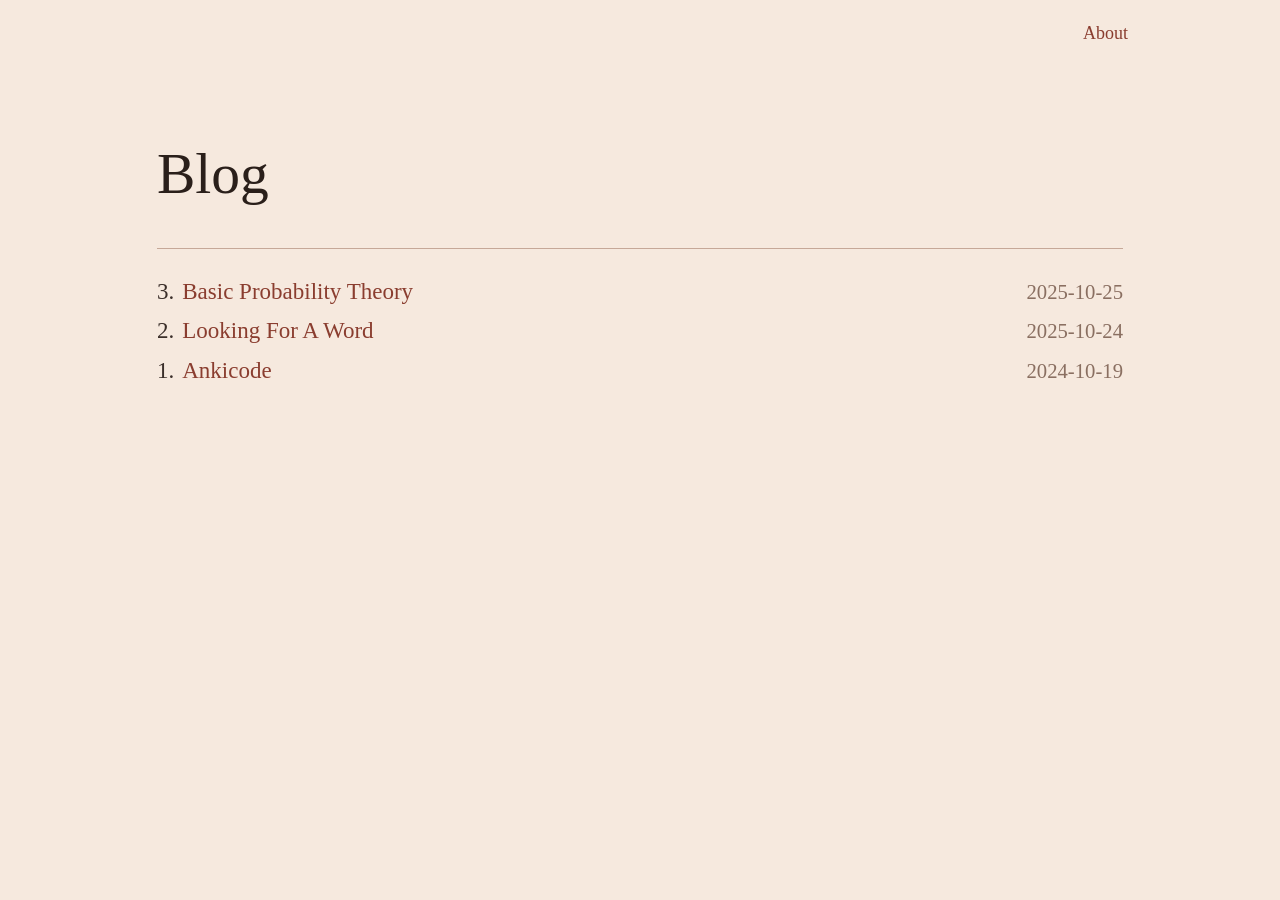
<file: index.html>
<!DOCTYPE html>
<html lang="en">

<head>
    <meta charset="UTF-8">
    <meta name="viewport" content="width=device-width, initial-scale=1.0">
    <title>Blog</title>
    <meta name="description" content="A collection of blog posts on various topics.">
    <link rel="icon" href="/favicon.ico" type="image/x-icon">
    <link rel="stylesheet" href="/pandoc.css">
</head>

<body>
    <a href="/about.html" class="nav-link">About</a>
    <div id="content-wrap">
        <h1>Blog</h1>
        <hr />
        <div>
            <div style="display:flex; flex-wrap:wrap; align-items:baseline; gap:0.5rem;">
                <span>3.</span>
                <a href="./3/Basic-Probability-Theory/">Basic Probability Theory</a>
                <span style="color:#8a6f61; font-size:0.9em; margin-left:auto;">2025-10-25</span>
            </div>
            <div style="display:flex; flex-wrap:wrap; align-items:baseline; gap:0.5rem;">
                <span>2.</span>
                <a href="./2/Looking-For-A-Word/">Looking For A Word</a>
                <span style="color:#8a6f61; font-size:0.9em; margin-left:auto;">2025-10-24</span>
            </div>
            <div style="display:flex; flex-wrap:wrap; align-items:baseline; gap:0.5rem;">
                <span>1.</span>
                <a href="./1/Ankicode/">Ankicode</a>
                <span style="color:#8a6f61; font-size:0.9em; margin-left:auto;">2024-10-19</span>
            </div>
        </div>
    </div>
</body>

</html>
</file>
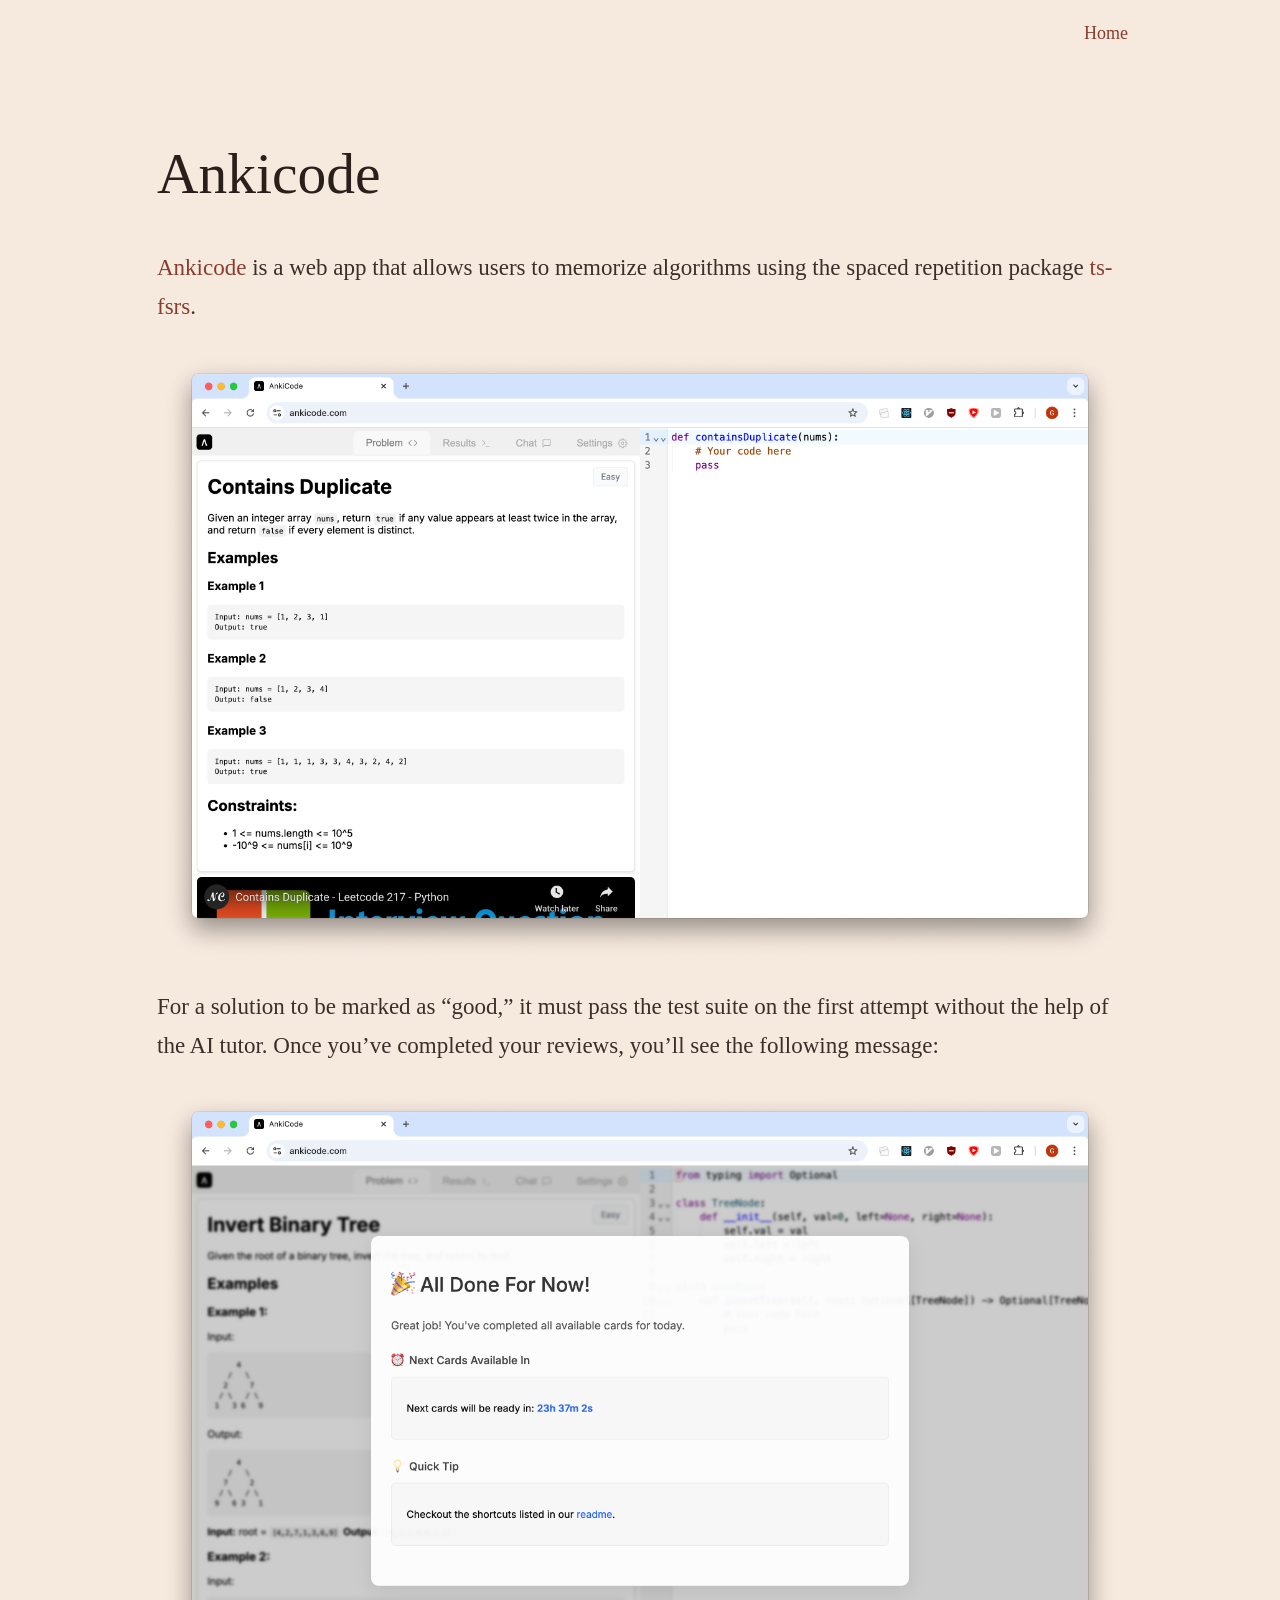
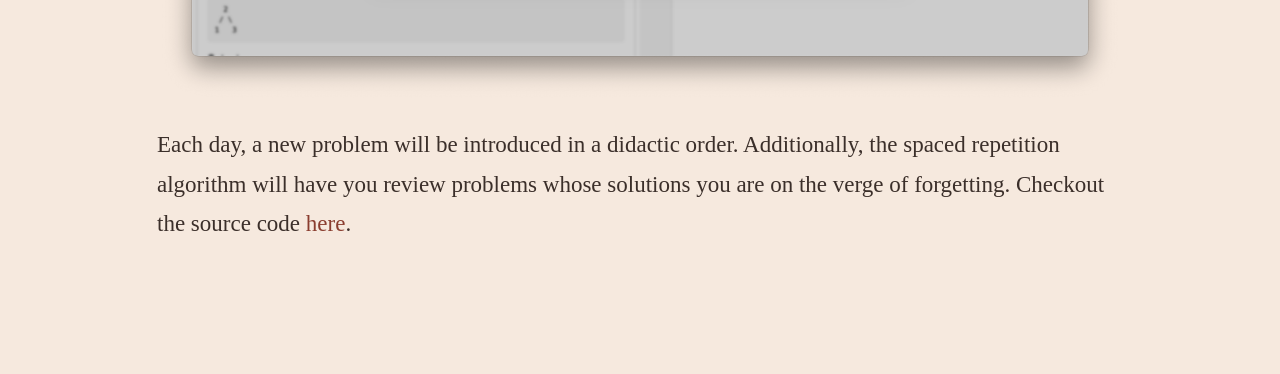
<file: 1/1/index.html>
<!DOCTYPE html>
<html xmlns="http://www.w3.org/1999/xhtml" lang="" xml:lang="">
<head>
  <base href="../" />
  <meta charset="utf-8" />
  <meta name="generator" content="pandoc" />
  <meta name="viewport" content="width=device-width, initial-scale=1.0, user-scalable=yes" />
  <title>1</title>
    <meta name="description" content="# Ankicode  [Ankicode](https://ankicode.com/) is a web app that allows users to memorize algorithms using the spaced repetition package [ts-fsrs](https://github">
  <style>
    code{white-space: pre-wrap;}
    span.smallcaps{font-variant: small-caps;}
    div.columns{display: flex; gap: min(4vw, 1.5em);}
    div.column{flex: auto; overflow-x: auto;}
    div.hanging-indent{margin-left: 1.5em; text-indent: -1.5em;}
    /* The extra [class] is a hack that increases specificity enough to
       override a similar rule in reveal.js */
    ul.task-list[class]{list-style: none;}
    ul.task-list li input[type="checkbox"] {
      font-size: inherit;
      width: 0.8em;
      margin: 0 0.8em 0.2em -1.6em;
      vertical-align: middle;
    }
  </style>
  <link rel="stylesheet" href="/pandoc.css" />
</head>
<body>
<a href="/" class="nav-link">Home</a>
<h1 id="ankicode">Ankicode</h1>
<p><a href="https://ankicode.com/">Ankicode</a> is a web app that allows
users to memorize algorithms using the spaced repetition package <a
href="https://github.com/open-spaced-repetition/ts-fsrs">ts-fsrs</a>.</p>
<p><img src="screenshot_1.png" /></p>
<p>For a solution to be marked as “good,” it must pass the test suite on
the first attempt without the help of the AI tutor. Once you’ve
completed your reviews, you’ll see the following message:</p>
<p><img src="screenshot_2.png" /></p>
<p>Each day, a new problem will be introduced in a didactic order.
Additionally, the spaced repetition algorithm will have you review
problems whose solutions you are on the verge of forgetting. Checkout
the source code <a
href="https://github.com/gordbegli/ankicode">here</a>.</p>
</body>
</html>
</file>
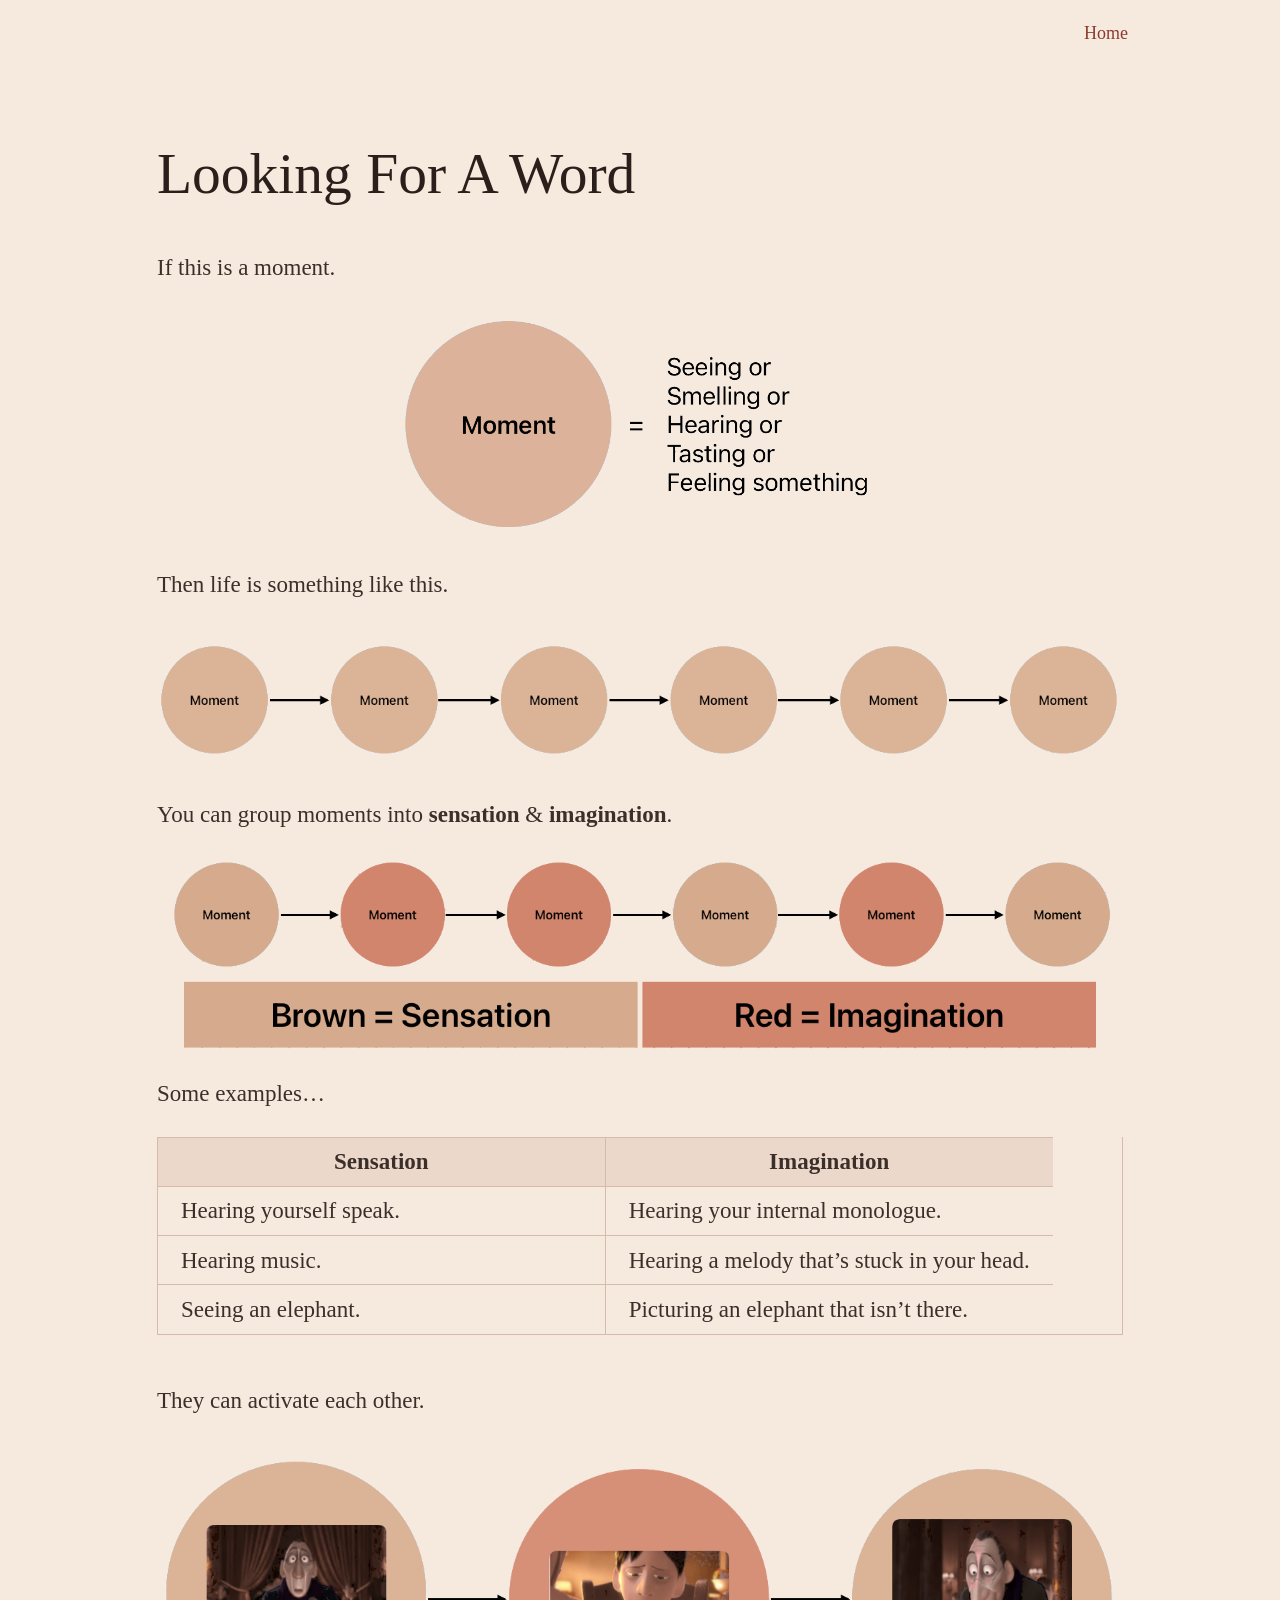
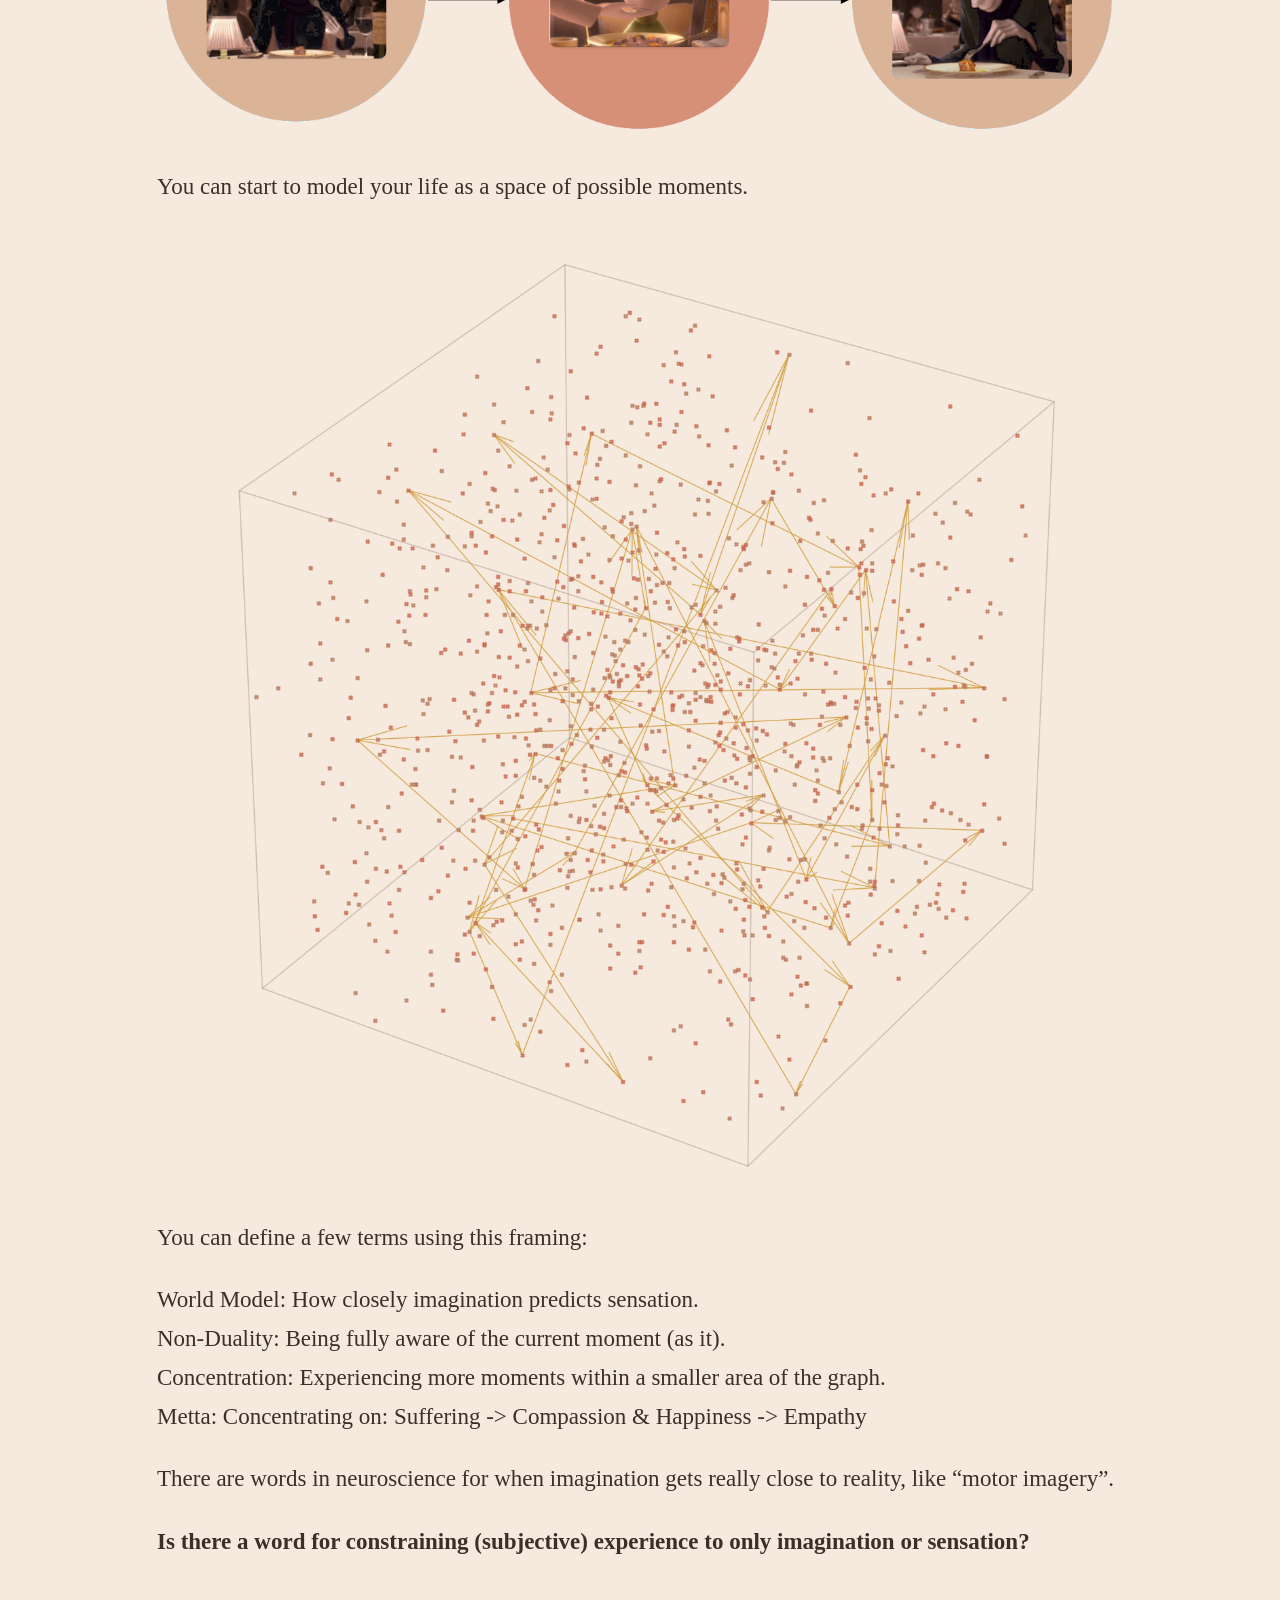
<file: 2/2/index.html>
<!DOCTYPE html>
<html xmlns="http://www.w3.org/1999/xhtml" lang="" xml:lang="">
<head>
  <base href="../" />
  <meta charset="utf-8" />
  <meta name="generator" content="pandoc" />
  <meta name="viewport" content="width=device-width, initial-scale=1.0, user-scalable=yes" />
  <title>2</title>
    <meta name="description" content="# Looking For A Word">
  <style>
    code{white-space: pre-wrap;}
    span.smallcaps{font-variant: small-caps;}
    div.columns{display: flex; gap: min(4vw, 1.5em);}
    div.column{flex: auto; overflow-x: auto;}
    div.hanging-indent{margin-left: 1.5em; text-indent: -1.5em;}
    /* The extra [class] is a hack that increases specificity enough to
       override a similar rule in reveal.js */
    ul.task-list[class]{list-style: none;}
    ul.task-list li input[type="checkbox"] {
      font-size: inherit;
      width: 0.8em;
      margin: 0 0.8em 0.2em -1.6em;
      vertical-align: middle;
    }
  </style>
  <link rel="stylesheet" href="/pandoc.css" />
</head>
<body>
<a href="/" class="nav-link">Home</a>
<h1 id="looking-for-a-word">Looking For A Word</h1>
<p>If this is a moment.</p>
<p><img src="image_1.png" /></p>
<p>Then life is something like this.</p>
<p><img src="image_2.png" /></p>
<p>You can group moments into <strong>sensation</strong> &amp;
<strong>imagination</strong>.</p>
<p><img src="image_3.png" /></p>
<p>Some examples…</p>
<table>
<colgroup>
<col style="width: 50%" />
<col style="width: 50%" />
</colgroup>
<thead>
<tr>
<th>Sensation</th>
<th>Imagination</th>
</tr>
</thead>
<tbody>
<tr>
<td>Hearing yourself speak.</td>
<td>Hearing your internal monologue.</td>
</tr>
<tr>
<td>Hearing music.</td>
<td>Hearing a melody that’s stuck in your head.</td>
</tr>
<tr>
<td>Seeing an elephant.</td>
<td>Picturing an elephant that isn’t there.</td>
</tr>
</tbody>
</table>
<p>They can activate each other.</p>
<p><img src="image_4.png" /></p>
<p>You can start to model your life as a space of possible moments.</p>
<p><img src="image_5.png" /></p>
<p>You can define a few terms using this framing:</p>
<p>World Model: How closely imagination predicts sensation.<br />
Non-Duality: Being fully aware of the current moment (as it).<br />
Concentration: Experiencing more moments within a smaller area of the
graph.<br />
Metta: Concentrating on: Suffering -&gt; Compassion &amp; Happiness
-&gt; Empathy</p>
<p>There are words in neuroscience for when imagination gets really
close to reality, like “motor imagery”.</p>
<p><strong>Is there a word for constraining (subjective) experience to
only imagination or sensation?</strong></p>
</body>
</html>
</file>
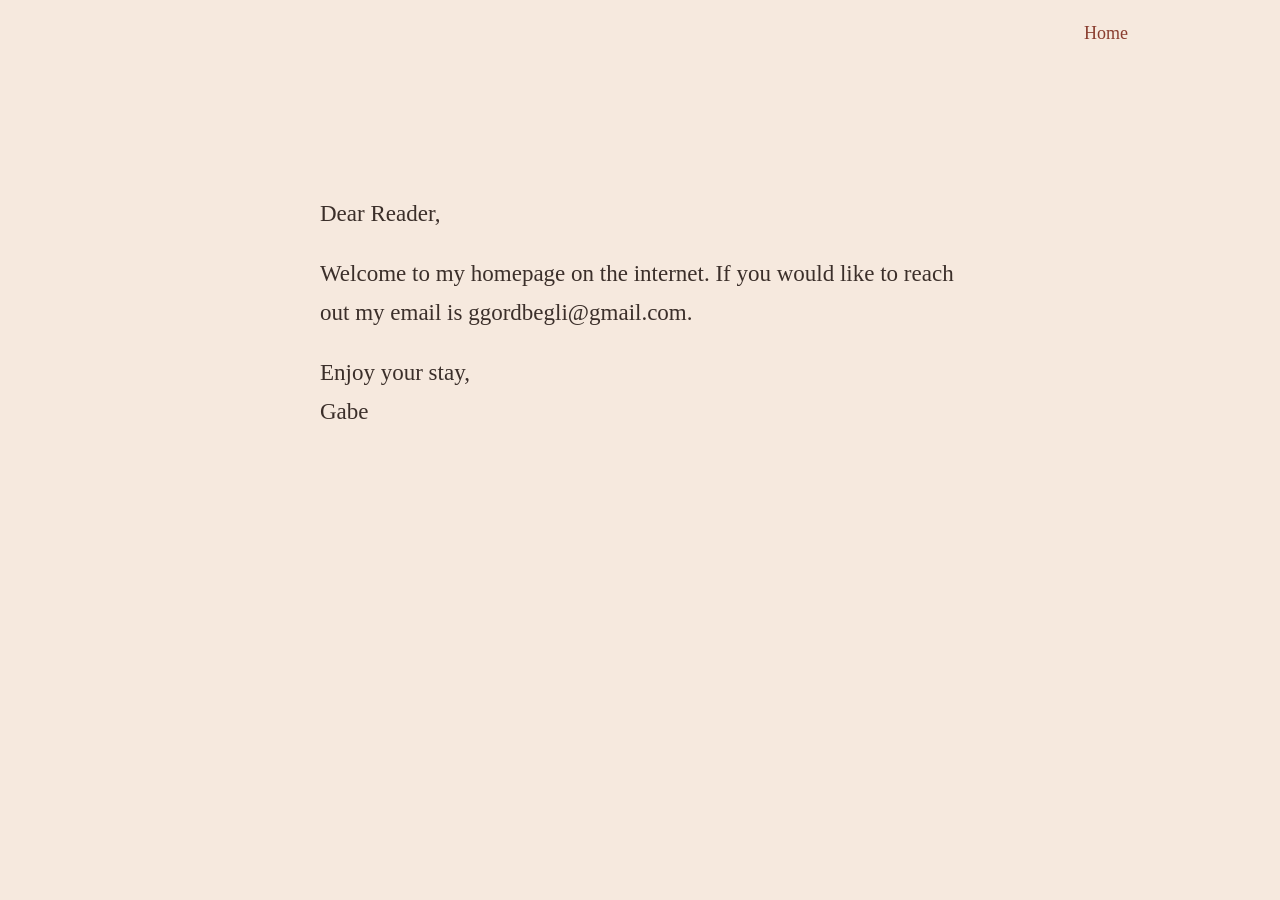
<file: about.html>
<!DOCTYPE html>
<html lang="en">

<head>
    <meta charset="UTF-8">
    <meta name="viewport" content="width=device-width, initial-scale=1.0">
    <title>About</title>
    <meta name="description" content="About page for Gabriel's blog.">
    <link rel="icon" href="/favicon.ico" type="image/x-icon">
    <link rel="stylesheet" href="/pandoc.css">
    <style>
        .intro {
            margin: 0 auto;
            max-width: 40rem;
            min-height: calc(100vh - 20rem);
            display: flex;
            flex-direction: column;
            justify-content: center;
            text-align: left;
        }

        .intro p {
            margin: 0.65rem 0;
        }

        .gallery-anchor {
            margin-top: calc(20rem + 2vh);
        }

        .media-gallery {
            column-width: 280px;
            column-gap: 1.5rem;
        }

        .media-item {
            margin: 0 0 1.5rem;
            display: flex;
            flex-direction: column;
            gap: 0.5rem;
            break-inside: avoid;
        }

        .media-item img,
        .media-item video {
            width: 100%;
            height: auto;
            border-radius: 8px;
            box-shadow: 0 8px 20px rgba(0, 0, 0, 0.12);
        }

        .media-item figcaption {
            font-size: 0.9rem;
            color: #7a5f54;
        }
    </style>
</head>

<body>
    <a href="/index.html" class="nav-link">Home</a>
    <div id="content-wrap">
        <div class="intro">
            <p>Dear Reader,</p>
            <p>Welcome to my homepage on the internet. If you would like to reach out my email is ggordbegli@gmail.com.</p>
            <p>Enjoy your stay,<br>Gabe</p>
        </div>
    </div>
</body>

</html>
</file>
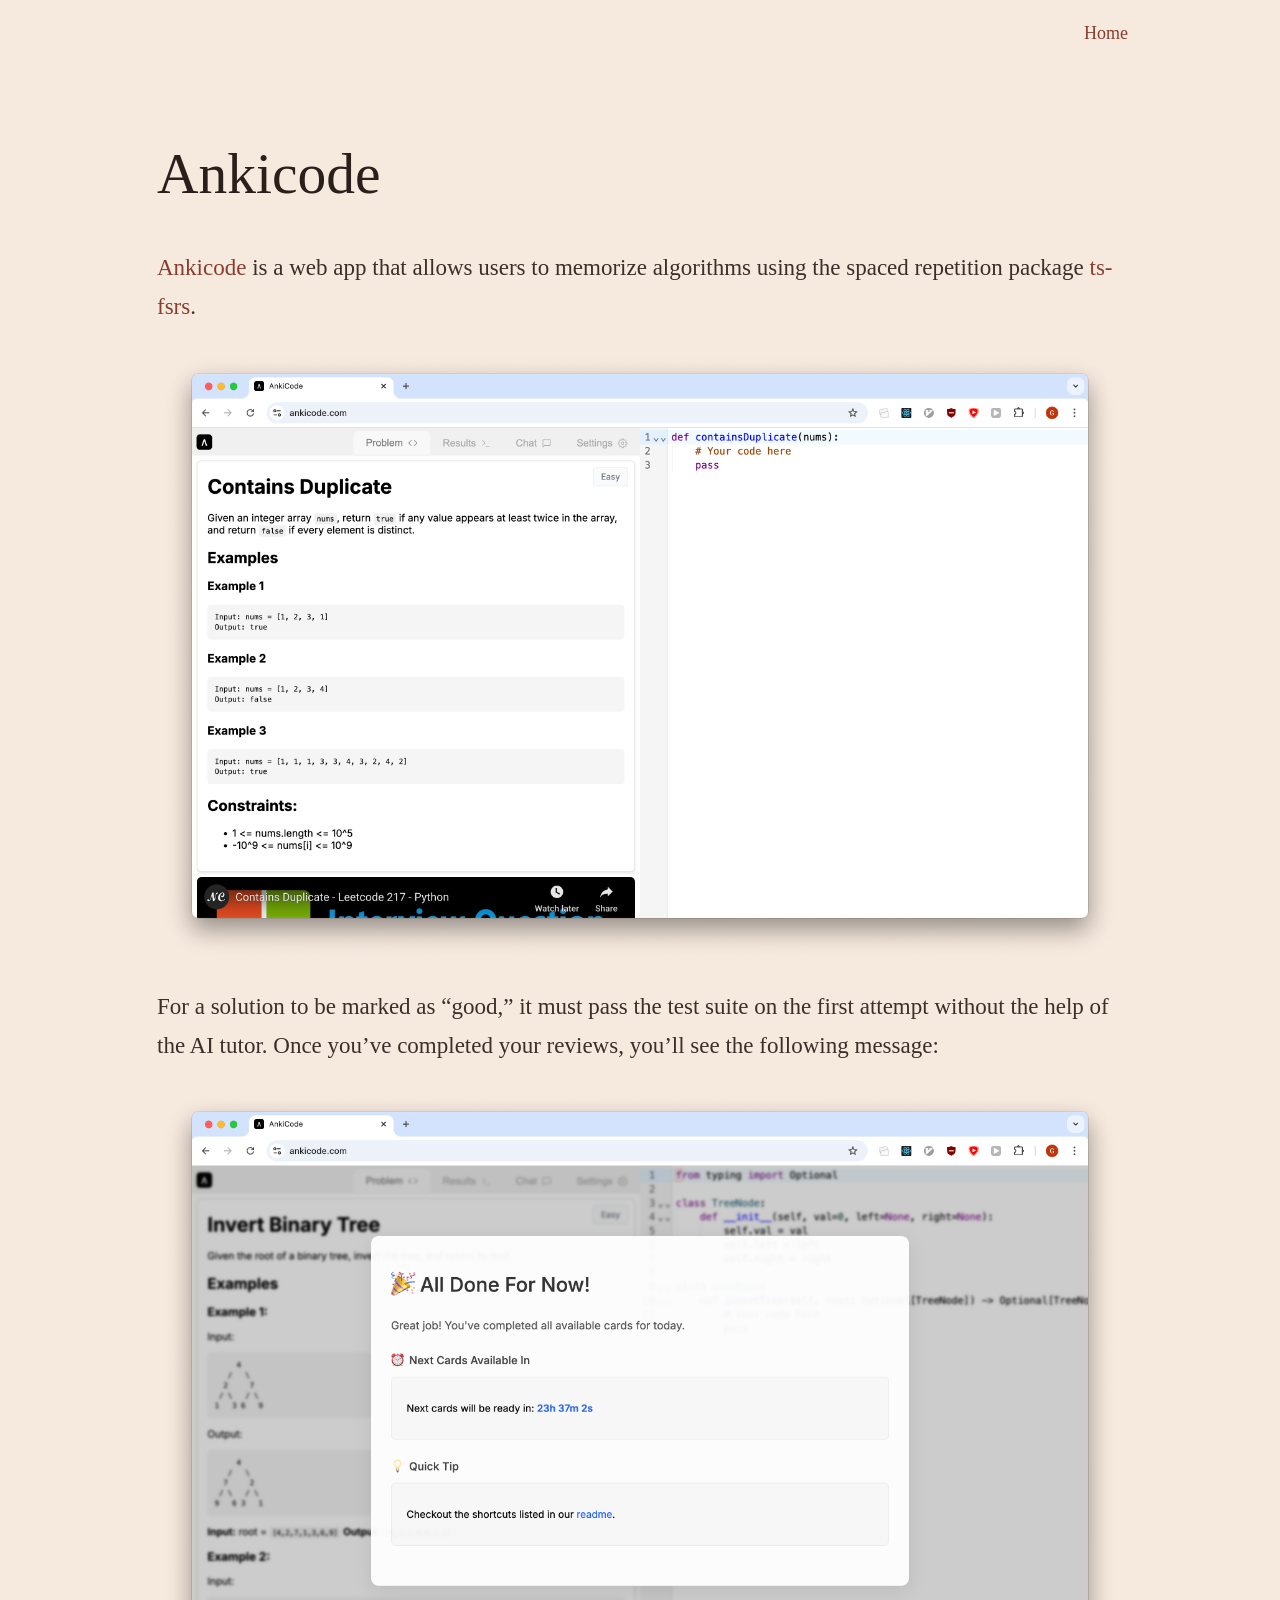
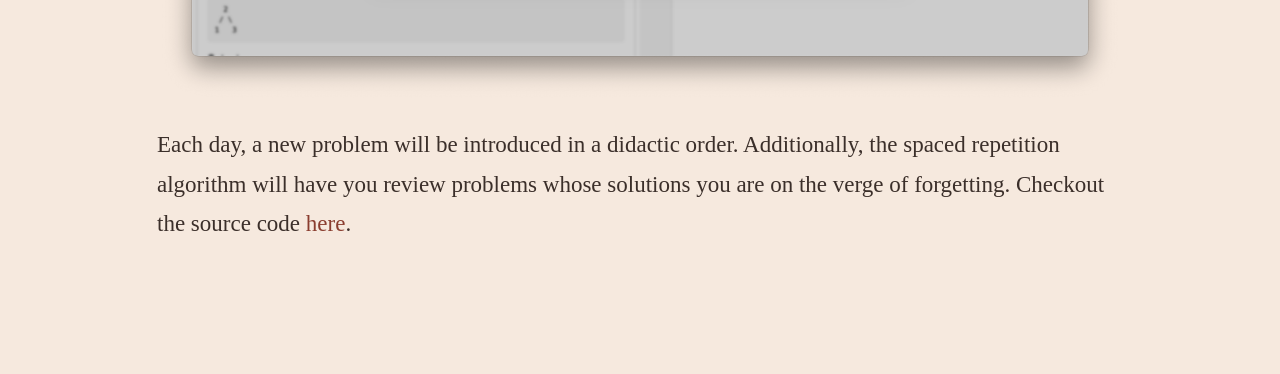
<file: 1/1.html>
<!DOCTYPE html>
<html xmlns="http://www.w3.org/1999/xhtml" lang="" xml:lang="">
<head>
  <meta charset="utf-8" />
  <meta name="generator" content="pandoc" />
  <meta name="viewport" content="width=device-width, initial-scale=1.0, user-scalable=yes" />
  <title>1</title>
    <meta name="description" content="# Ankicode  [Ankicode](https://ankicode.com/) is a web app that allows users to memorize algorithms using the spaced repetition package [ts-fsrs](https://github">
  <style>
    code{white-space: pre-wrap;}
    span.smallcaps{font-variant: small-caps;}
    div.columns{display: flex; gap: min(4vw, 1.5em);}
    div.column{flex: auto; overflow-x: auto;}
    div.hanging-indent{margin-left: 1.5em; text-indent: -1.5em;}
    /* The extra [class] is a hack that increases specificity enough to
       override a similar rule in reveal.js */
    ul.task-list[class]{list-style: none;}
    ul.task-list li input[type="checkbox"] {
      font-size: inherit;
      width: 0.8em;
      margin: 0 0.8em 0.2em -1.6em;
      vertical-align: middle;
    }
  </style>
  <link rel="stylesheet" href="/pandoc.css" />
</head>
<body>
<a href="/" class="nav-link">Home</a>
<h1 id="ankicode">Ankicode</h1>
<p><a href="https://ankicode.com/">Ankicode</a> is a web app that allows
users to memorize algorithms using the spaced repetition package <a
href="https://github.com/open-spaced-repetition/ts-fsrs">ts-fsrs</a>.</p>
<p><img src="screenshot_1.png" /></p>
<p>For a solution to be marked as “good,” it must pass the test suite on
the first attempt without the help of the AI tutor. Once you’ve
completed your reviews, you’ll see the following message:</p>
<p><img src="screenshot_2.png" /></p>
<p>Each day, a new problem will be introduced in a didactic order.
Additionally, the spaced repetition algorithm will have you review
problems whose solutions you are on the verge of forgetting. Checkout
the source code <a
href="https://github.com/gordbegli/ankicode">here</a>.</p>
</body>
</html>
</file>
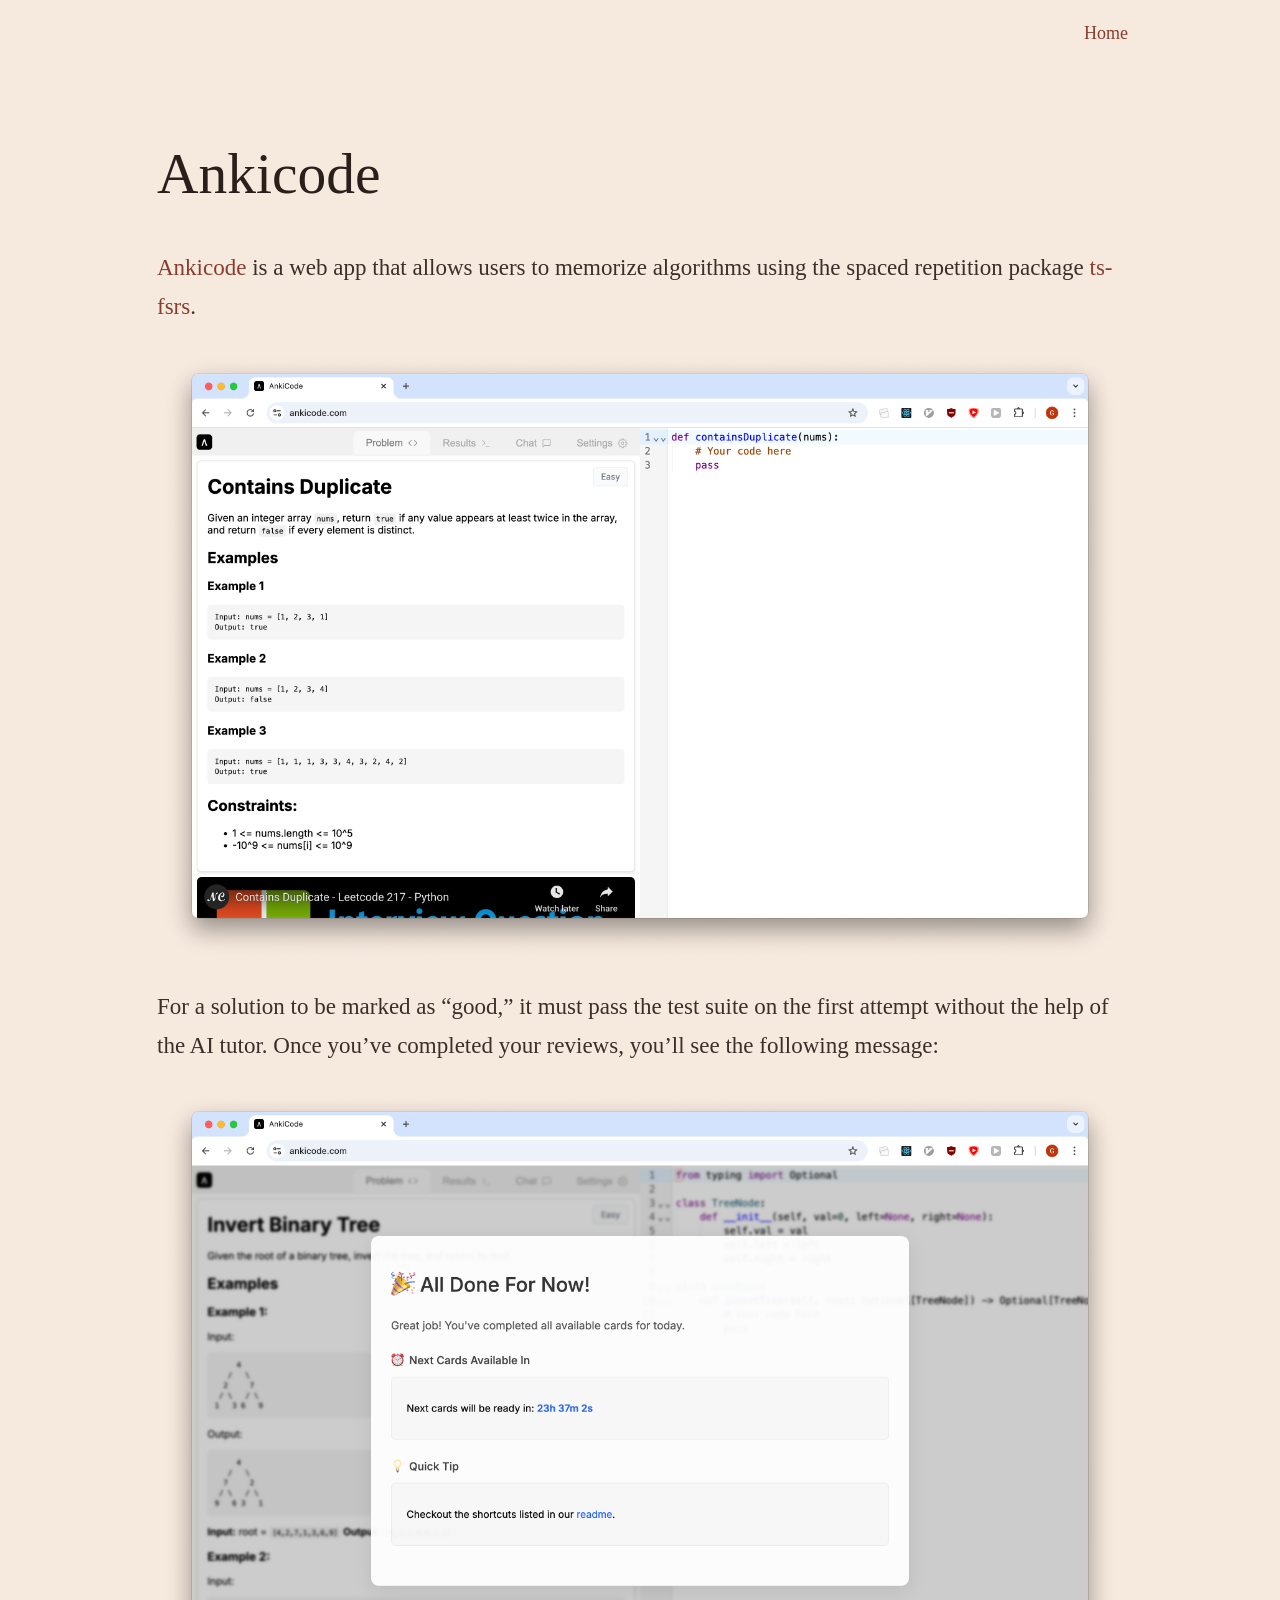
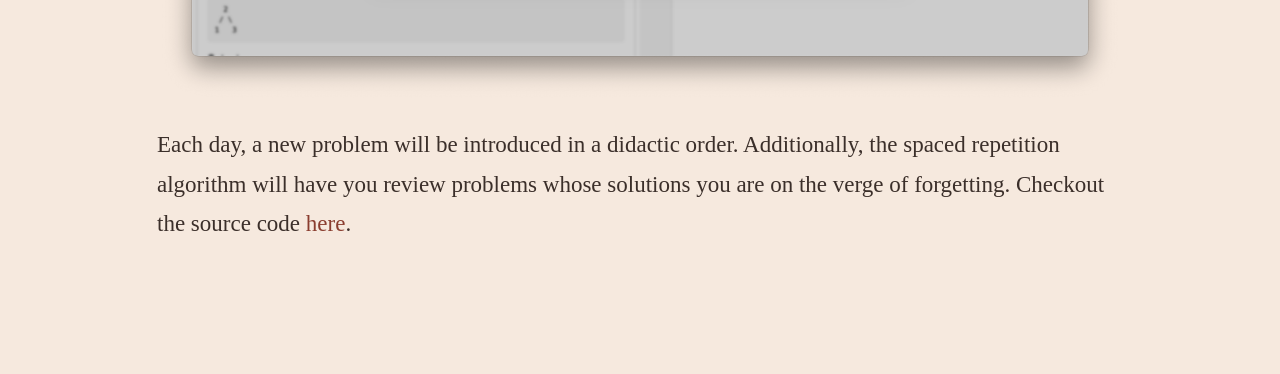
<file: 1/Ankicode.html>
<!DOCTYPE html>
<html xmlns="http://www.w3.org/1999/xhtml" lang="" xml:lang="">
<head>
  <meta charset="utf-8" />
  <meta name="generator" content="pandoc" />
  <meta name="viewport" content="width=device-width, initial-scale=1.0, user-scalable=yes" />
  <title>Ankicode</title>
    <meta name="description" content="# Ankicode  [Ankicode](https://ankicode.com/) is a web app that allows users to memorize algorithms using the spaced repetition package [ts-fsrs](https://github">
  <style>
    code{white-space: pre-wrap;}
    span.smallcaps{font-variant: small-caps;}
    div.columns{display: flex; gap: min(4vw, 1.5em);}
    div.column{flex: auto; overflow-x: auto;}
    div.hanging-indent{margin-left: 1.5em; text-indent: -1.5em;}
    /* The extra [class] is a hack that increases specificity enough to
       override a similar rule in reveal.js */
    ul.task-list[class]{list-style: none;}
    ul.task-list li input[type="checkbox"] {
      font-size: inherit;
      width: 0.8em;
      margin: 0 0.8em 0.2em -1.6em;
      vertical-align: middle;
    }
  </style>
  <link rel="stylesheet" href="/pandoc.css" />
</head>
<body>
<a href="/" class="nav-link">Home</a>
<h1 id="ankicode">Ankicode</h1>
<p><a href="https://ankicode.com/">Ankicode</a> is a web app that allows
users to memorize algorithms using the spaced repetition package <a
href="https://github.com/open-spaced-repetition/ts-fsrs">ts-fsrs</a>.</p>
<p><img src="screenshot_1.png" /></p>
<p>For a solution to be marked as “good,” it must pass the test suite on
the first attempt without the help of the AI tutor. Once you’ve
completed your reviews, you’ll see the following message:</p>
<p><img src="screenshot_2.png" /></p>
<p>Each day, a new problem will be introduced in a didactic order.
Additionally, the spaced repetition algorithm will have you review
problems whose solutions you are on the verge of forgetting. Checkout
the source code <a
href="https://github.com/gordbegli/ankicode">here</a>.</p>
</body>
</html>
</file>
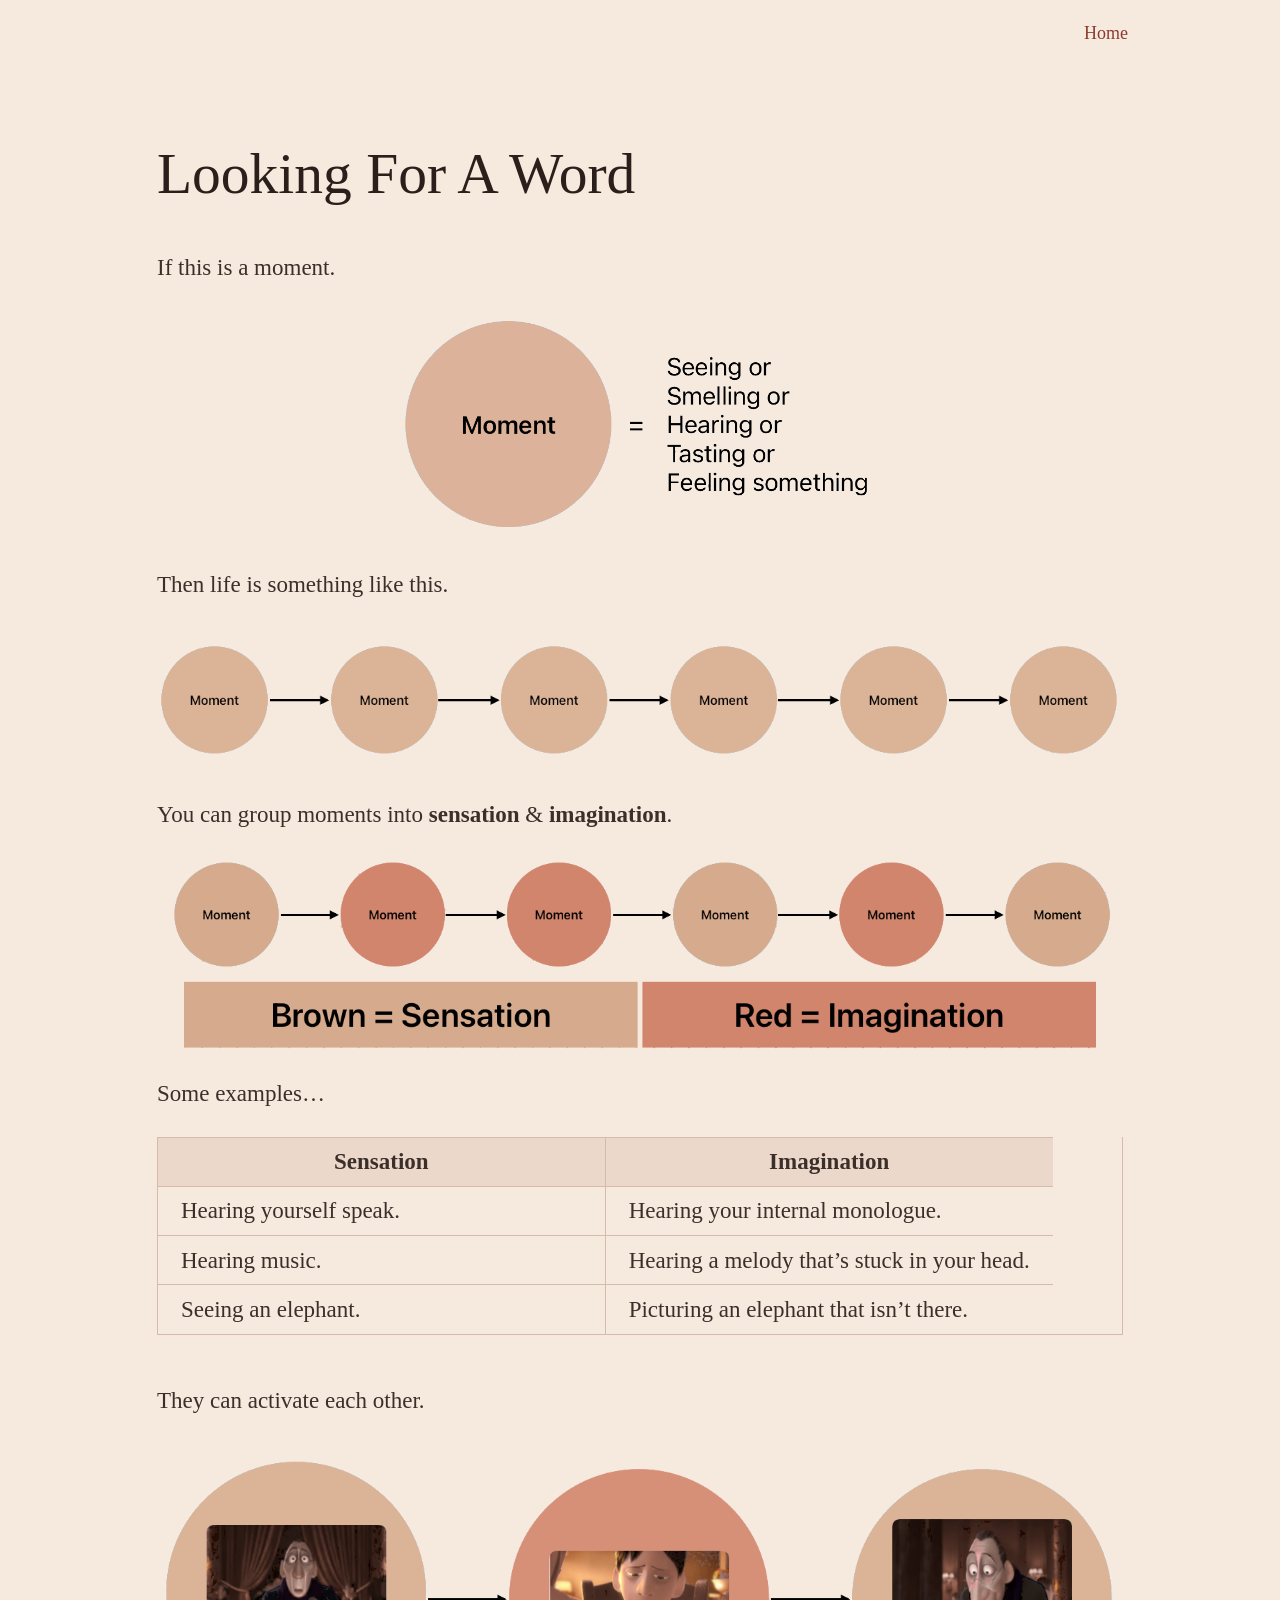
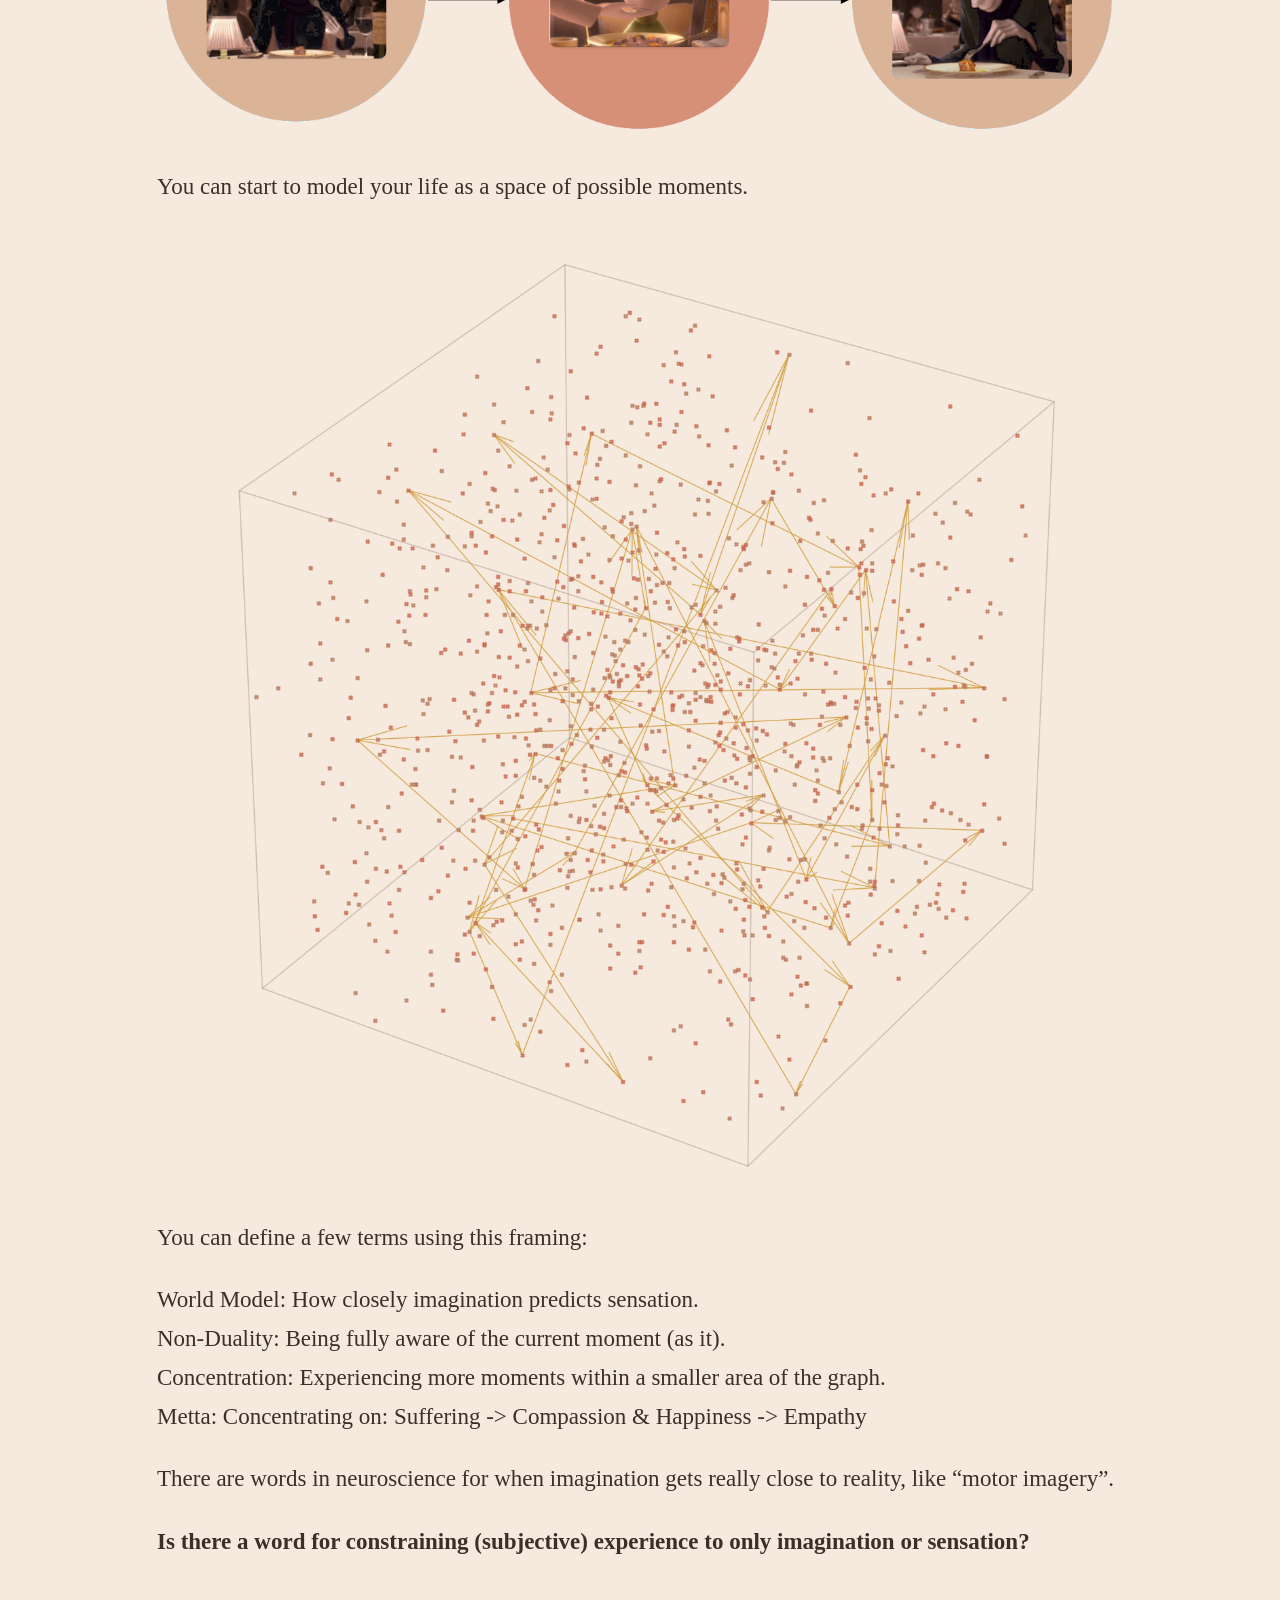
<file: 2/2.html>
<!DOCTYPE html>
<html xmlns="http://www.w3.org/1999/xhtml" lang="" xml:lang="">
<head>
  <meta charset="utf-8" />
  <meta name="generator" content="pandoc" />
  <meta name="viewport" content="width=device-width, initial-scale=1.0, user-scalable=yes" />
  <title>2</title>
    <meta name="description" content="# Looking For A Word">
  <style>
    code{white-space: pre-wrap;}
    span.smallcaps{font-variant: small-caps;}
    div.columns{display: flex; gap: min(4vw, 1.5em);}
    div.column{flex: auto; overflow-x: auto;}
    div.hanging-indent{margin-left: 1.5em; text-indent: -1.5em;}
    /* The extra [class] is a hack that increases specificity enough to
       override a similar rule in reveal.js */
    ul.task-list[class]{list-style: none;}
    ul.task-list li input[type="checkbox"] {
      font-size: inherit;
      width: 0.8em;
      margin: 0 0.8em 0.2em -1.6em;
      vertical-align: middle;
    }
  </style>
  <link rel="stylesheet" href="/pandoc.css" />
</head>
<body>
<a href="/" class="nav-link">Home</a>
<h1 id="looking-for-a-word">Looking For A Word</h1>
<p>If this is a moment.</p>
<p><img src="image_1.png" /></p>
<p>Then life is something like this.</p>
<p><img src="image_2.png" /></p>
<p>You can group moments into <strong>sensation</strong> &amp;
<strong>imagination</strong>.</p>
<p><img src="image_3.png" /></p>
<p>Some examples…</p>
<table>
<colgroup>
<col style="width: 50%" />
<col style="width: 50%" />
</colgroup>
<thead>
<tr>
<th>Sensation</th>
<th>Imagination</th>
</tr>
</thead>
<tbody>
<tr>
<td>Hearing yourself speak.</td>
<td>Hearing your internal monologue.</td>
</tr>
<tr>
<td>Hearing music.</td>
<td>Hearing a melody that’s stuck in your head.</td>
</tr>
<tr>
<td>Seeing an elephant.</td>
<td>Picturing an elephant that isn’t there.</td>
</tr>
</tbody>
</table>
<p>They can activate each other.</p>
<p><img src="image_4.png" /></p>
<p>You can start to model your life as a space of possible moments.</p>
<p><img src="image_5.png" /></p>
<p>You can define a few terms using this framing:</p>
<p>World Model: How closely imagination predicts sensation.<br />
Non-Duality: Being fully aware of the current moment (as it).<br />
Concentration: Experiencing more moments within a smaller area of the
graph.<br />
Metta: Concentrating on: Suffering -&gt; Compassion &amp; Happiness
-&gt; Empathy</p>
<p>There are words in neuroscience for when imagination gets really
close to reality, like “motor imagery”.</p>
<p><strong>Is there a word for constraining (subjective) experience to
only imagination or sensation?</strong></p>
</body>
</html>
</file>
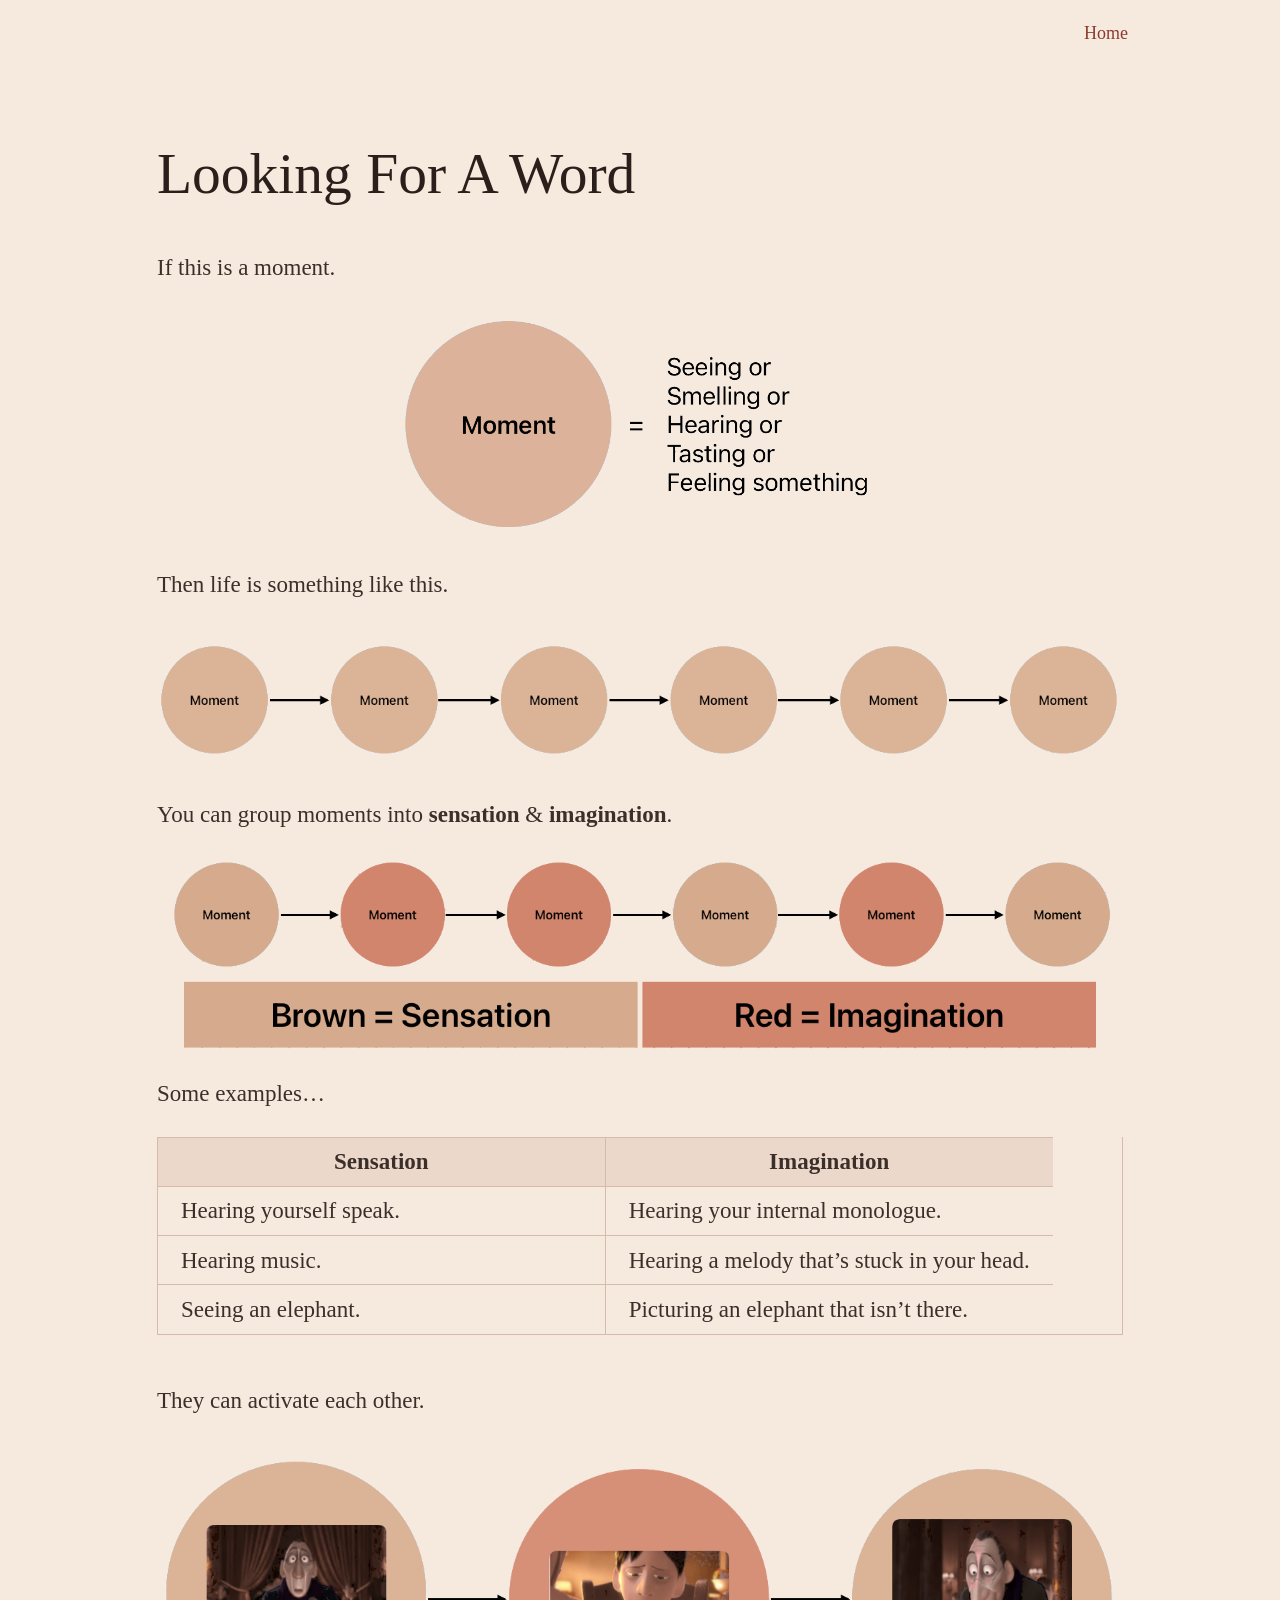
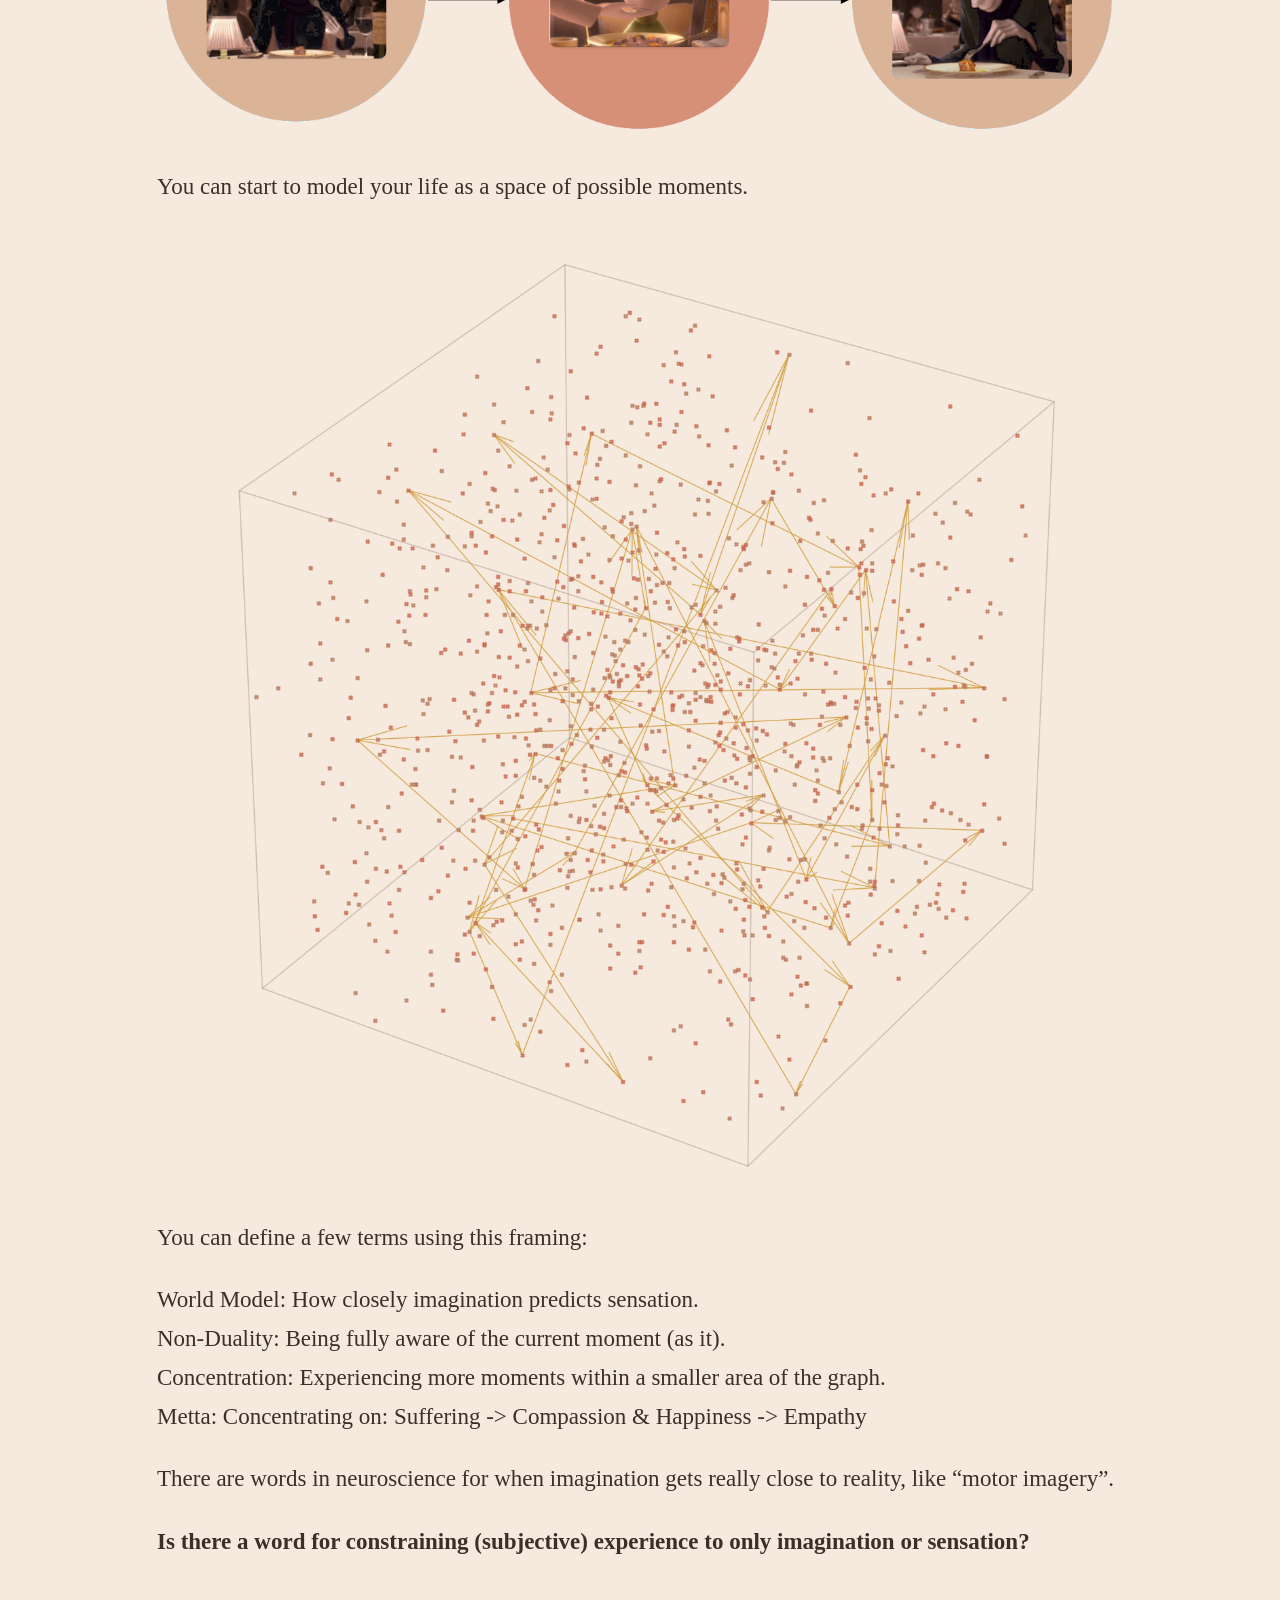
<file: 2/Looking-For-A-Word.html>
<!DOCTYPE html>
<html xmlns="http://www.w3.org/1999/xhtml" lang="" xml:lang="">
<head>
  <meta charset="utf-8" />
  <meta name="generator" content="pandoc" />
  <meta name="viewport" content="width=device-width, initial-scale=1.0, user-scalable=yes" />
  <title>Looking For A Word</title>
    <meta name="description" content="# Looking For A Word">
  <style>
    code{white-space: pre-wrap;}
    span.smallcaps{font-variant: small-caps;}
    div.columns{display: flex; gap: min(4vw, 1.5em);}
    div.column{flex: auto; overflow-x: auto;}
    div.hanging-indent{margin-left: 1.5em; text-indent: -1.5em;}
    /* The extra [class] is a hack that increases specificity enough to
       override a similar rule in reveal.js */
    ul.task-list[class]{list-style: none;}
    ul.task-list li input[type="checkbox"] {
      font-size: inherit;
      width: 0.8em;
      margin: 0 0.8em 0.2em -1.6em;
      vertical-align: middle;
    }
  </style>
  <link rel="stylesheet" href="/pandoc.css" />
</head>
<body>
<a href="/" class="nav-link">Home</a>
<h1 id="looking-for-a-word">Looking For A Word</h1>
<p>If this is a moment.</p>
<p><img src="image_1.png" /></p>
<p>Then life is something like this.</p>
<p><img src="image_2.png" /></p>
<p>You can group moments into <strong>sensation</strong> &amp;
<strong>imagination</strong>.</p>
<p><img src="image_3.png" /></p>
<p>Some examples…</p>
<table>
<colgroup>
<col style="width: 50%" />
<col style="width: 50%" />
</colgroup>
<thead>
<tr>
<th>Sensation</th>
<th>Imagination</th>
</tr>
</thead>
<tbody>
<tr>
<td>Hearing yourself speak.</td>
<td>Hearing your internal monologue.</td>
</tr>
<tr>
<td>Hearing music.</td>
<td>Hearing a melody that’s stuck in your head.</td>
</tr>
<tr>
<td>Seeing an elephant.</td>
<td>Picturing an elephant that isn’t there.</td>
</tr>
</tbody>
</table>
<p>They can activate each other.</p>
<p><img src="image_4.png" /></p>
<p>You can start to model your life as a space of possible moments.</p>
<p><img src="image_5.png" /></p>
<p>You can define a few terms using this framing:</p>
<p>World Model: How closely imagination predicts sensation.<br />
Non-Duality: Being fully aware of the current moment (as it).<br />
Concentration: Experiencing more moments within a smaller area of the
graph.<br />
Metta: Concentrating on: Suffering -&gt; Compassion &amp; Happiness
-&gt; Empathy</p>
<p>There are words in neuroscience for when imagination gets really
close to reality, like “motor imagery”.</p>
<p><strong>Is there a word for constraining (subjective) experience to
only imagination or sensation?</strong></p>
</body>
</html>
</file>
<file: pandoc.css>
/*
 * I add this to html files generated with pandoc.
 */

html {
    font-size: 100%;
    overflow-y: scroll;
    -webkit-text-size-adjust: 100%;
    -ms-text-size-adjust: 100%;
}

body {
    color: #3b2f2a;
    font-family: Georgia, Palatino, 'Palatino Linotype', Times, 'Times New Roman', serif;
    font-size: 16px;
    line-height: 1.7;
    padding: 1em;
    padding-bottom: 12vh;
    margin: auto;
    max-width: 42em;
    background: #f6e9de;
    position: relative;
}

.nav-link {
    position: absolute;
    top: 1em;
    right: 1em;
    font-size: 14px;
    text-decoration: none;
    color: #8a3d2f;
}

a {
    color: #8a3d2f;
    text-decoration: none;
}

a:visited {
    color: #6f2f24;
}

a:hover {
    color: #a24a39;
}

a:active {
    color: #faa700;
}

a:focus {
    outline: thin dotted;
}

*::-moz-selection {
    background: rgba(255, 255, 0, 0.3);
    color: #000;
}

*::selection {
    background: rgba(255, 255, 0, 0.3);
    color: #000;
}

a::-moz-selection {
    background: rgba(255, 255, 0, 0.3);
    color: #8a3d2f;
}

a::selection {
    background: rgba(255, 255, 0, 0.3);
    color: #8a3d2f;
}

p {
    margin: 1em 0;
}

img {
    max-width: 100%;
}

h1,
h2,
h3,
h4,
h5,
h6 {
    color: #2a1f1a;
    line-height: 125%;
    margin-top: 2em;
    font-weight: normal;
}

h4,
h5,
h6 {
    font-weight: bold;
}

h1 {
    font-size: 2.5em;
}

h2 {
    font-size: 2em;
}

h3 {
    font-size: 1.5em;
}

h4 {
    font-size: 1.2em;
}

h5 {
    font-size: 1em;
}

h6 {
    font-size: 0.9em;
}

blockquote {
    color: #6b564b;
    margin: 0;
    padding-left: 3em;
    border-left: 0.5em #d9b9a6 solid;
}

hr {
    display: block;
    border: 0;
    border-top: 1px solid #c6a898;
    margin: 1em 0;
    padding: 0;
}

pre,
code,
kbd,
samp {
    color: #000;
    font-family: monospace, monospace;
    _font-family: 'courier new', monospace;
    font-size: 0.98em;
}

pre {
    white-space: pre;
    white-space: pre-wrap;
    word-wrap: break-word;
}

b,
strong {
    font-weight: bold;
}

dfn {
    font-style: italic;
}

ins {
    background: #ff9;
    color: #000;
    text-decoration: none;
}

mark {
    background: #ff0;
    color: #000;
    font-style: italic;
    font-weight: bold;
}

sub,
sup {
    font-size: 75%;
    line-height: 0;
    position: relative;
    vertical-align: baseline;
}

sup {
    top: -0.5em;
}

sub {
    bottom: -0.25em;
}

ul,
ol {
    margin: 1em 0;
    padding: 0 0 0 2em;
}

li p:last-child {
    margin-bottom: 0;
}

ul ul,
ol ol {
    margin: .3em 0;
}

dl {
    margin-bottom: 1em;
}

dt {
    font-weight: bold;
    margin-bottom: .8em;
}

dd {
    margin: 0 0 .8em 2em;
}

dd:last-child {
    margin-bottom: 0;
}

img {
    border: 0;
    -ms-interpolation-mode: bicubic;
    vertical-align: middle;
}

figure {
    display: block;
    text-align: center;
    margin: 1em 0;
}

figure img {
    border: none;
    margin: 0 auto;
}

figcaption {
    font-size: 0.8em;
    font-style: italic;
    margin: 0 0 .8em;
}

/* Keep MathJax display equations from forcing horizontal page scroll on narrow screens */
.math.display,
mjx-container[jax="CHTML"][display="true"] {
    display: block;
    overflow-x: auto;
    overflow-y: hidden;
    max-width: 100%;
    -webkit-overflow-scrolling: touch;
    padding-bottom: 0.2em;
}

table {
    margin-bottom: 2em;
    border-bottom: 1px solid #d5bbab;
    border-right: 1px solid #d5bbab;
    border-spacing: 0;
    border-collapse: collapse;
    width: 100%;
    display: block;
    overflow-x: auto;
}

table th {
    padding: .2em 1em;
    background-color: #ecd8cb;
    border-top: 1px solid #d5bbab;
    border-left: 1px solid #d5bbab;
    white-space: nowrap;
}

table td {
    padding: .2em 1em;
    border-top: 1px solid #d5bbab;
    border-left: 1px solid #d5bbab;
    vertical-align: top;
}

.author {
    font-size: 1.2em;
    text-align: center;
}

@media only screen and (min-width: 480px) {
    body {
        font-size: 16px;
    }
}

@media only screen and (min-width: 768px) {
    body {
        font-size: 23px;
    }

    .nav-link {
        font-size: 18px;
    }
}

@media print {
    * {
        background: transparent !important;
        color: black !important;
        filter: none !important;
        -ms-filter: none !important;
    }

    body {
        font-size: 12pt;
        max-width: 100%;
    }

    a,
    a:visited {
        text-decoration: underline;
    }

    hr {
        height: 1px;
        border: 0;
        border-bottom: 1px solid black;
    }

    a[href]:after {
        content: " (" attr(href) ")";
    }

    abbr[title]:after {
        content: " (" attr(title) ")";
    }

    .ir a:after,
    a[href^="javascript:"]:after,
    a[href^="#"]:after {
        content: "";
    }

    pre,
    blockquote {
        border: 1px solid #999;
        padding-right: 1em;
        page-break-inside: avoid;
    }

    tr,
    img {
        page-break-inside: avoid;
    }

    img {
        max-width: 100% !important;
    }

    @page :left {
        margin: 15mm 20mm 15mm 10mm;
    }

    @page :right {
        margin: 15mm 10mm 15mm 20mm;
    }

    p,
    h2,
    h3 {
        orphans: 3;
        widows: 3;
    }

    h2,
    h3 {
        page-break-after: avoid;
    }
}
</file>
